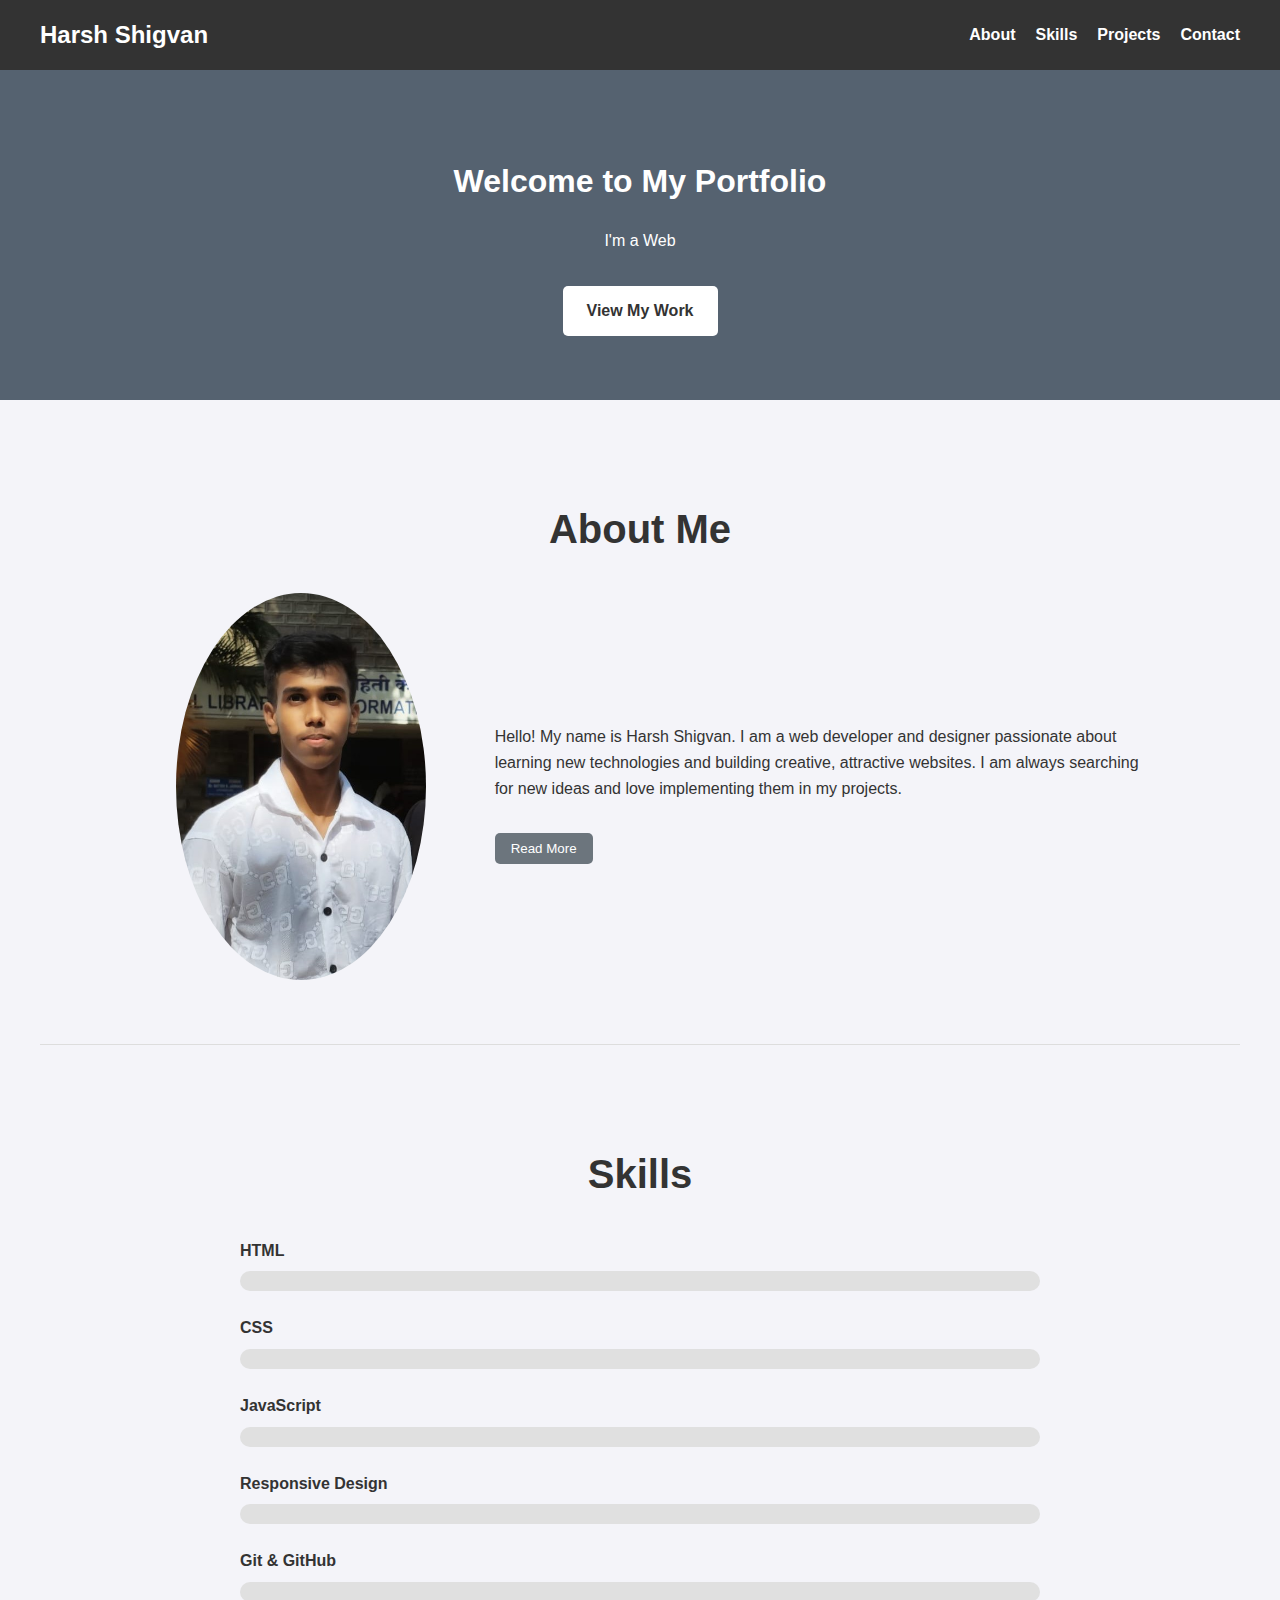
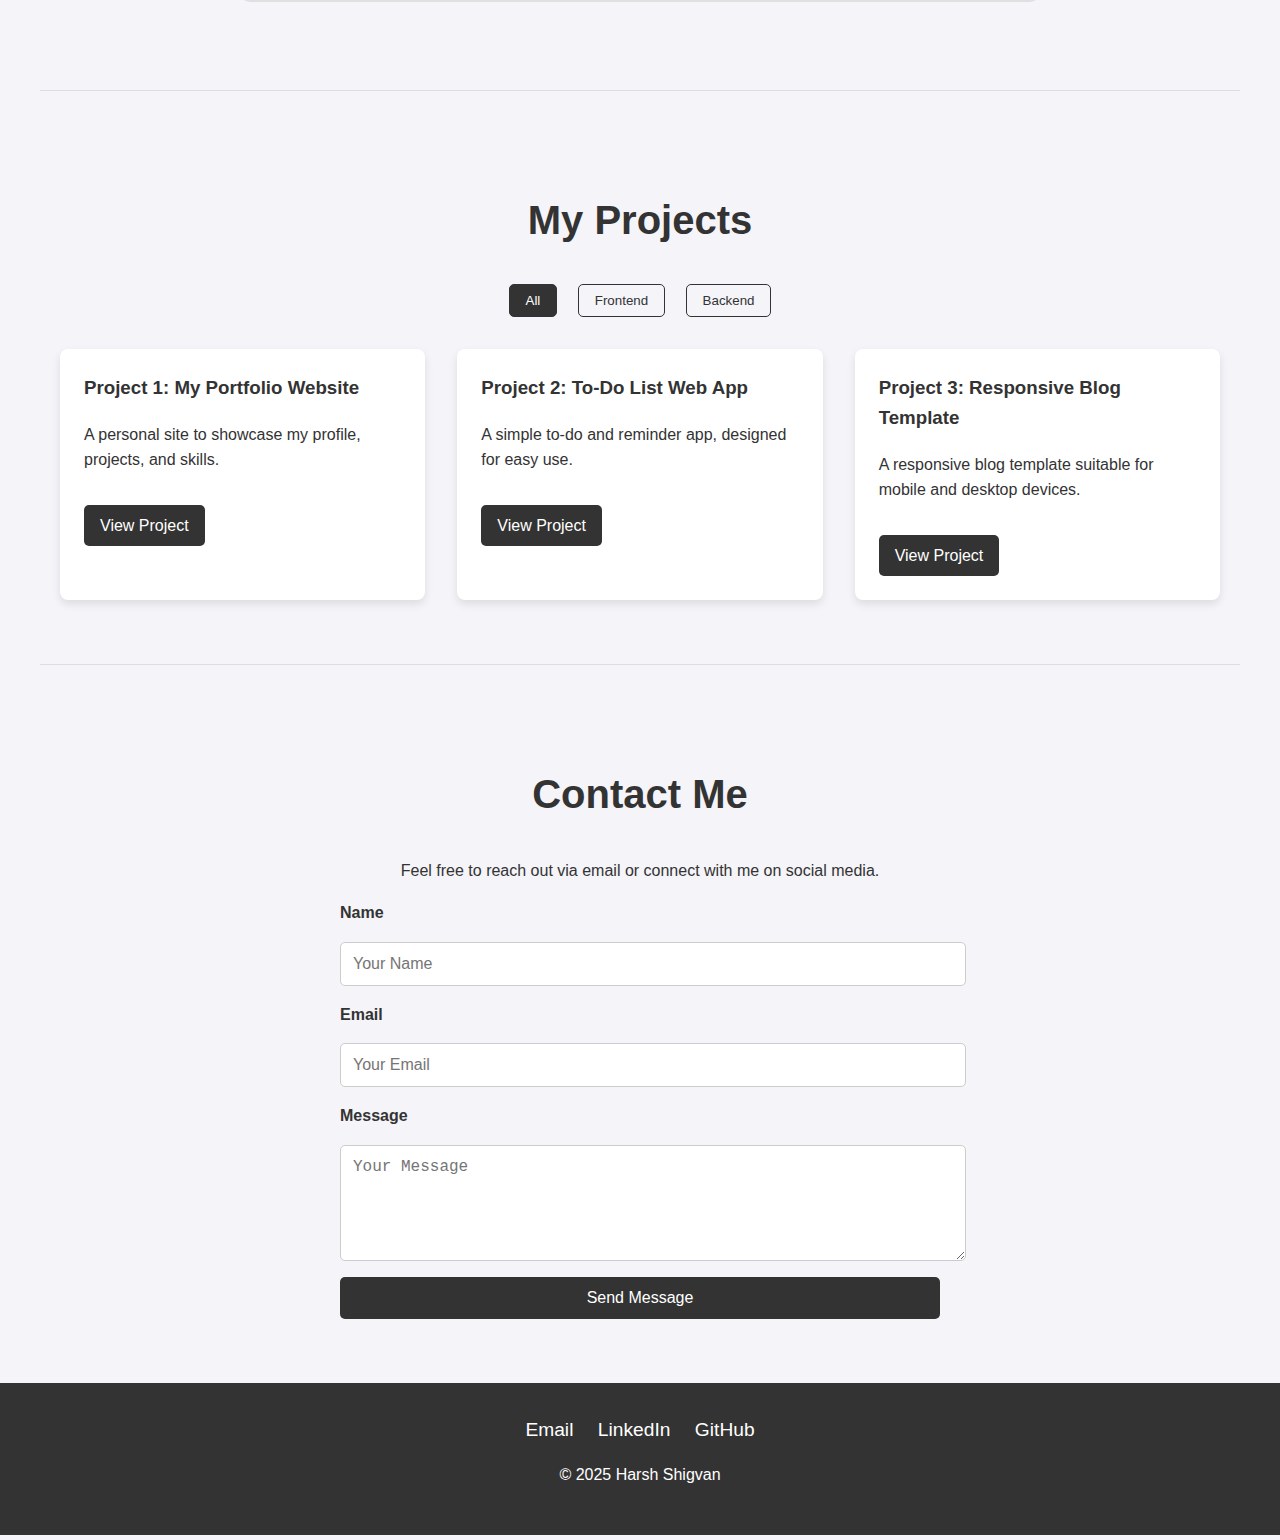
<file: Project 1 Personal Portfolio Website/public/index.html>
<!DOCTYPE html>
<html lang="en">
<head>
    <meta charset="UTF-8">
    <meta name="viewport" content="width=device-width, initial-scale=1.0">
    <title>Harsh Shigvan - Personal Portfolio</title>
    <link rel="stylesheet" href="https://cdnjs.cloudflare.com/ajax/libs/font-awesome/6.0.0-beta3/css/all.min.css">
    <link rel="stylesheet" href="style.css">
</head>
<body>
    <header>
        <nav>
            <div class="nav-brand">Harsh Shigvan</div>
            <div class="hamburger-menu">
                <span></span>
                <span></span>
                <span></span>
            </div>
            <ul class="nav-links">
                <li><a href="#about">About</a></li>
                <li><a href="#skills">Skills</a></li>
                <li><a href="#projects">Projects</a></li>
                <li><a href="#contact">Contact</a></li>
            </ul>
        </nav>
    </header>

    <section class="hero">
        <h1>Welcome to My Portfolio</h1>
        <p>I'm a <span id="typing-text"></span></p>
        <a href="#projects" class="btn-primary">View My Work</a>
    </section>

    <main class="container">
        <section id="about">
            <h2>About Me</h2>
            <div class="about-content">
                <img src="WhatsApp Image 2025-07-24 at 20.42.16_97888a20.jpg" alt="Harsh Shigvan" class="profile-img">
                <div>
                    <p>Hello! My name is Harsh Shigvan. I am a web developer and designer passionate about learning new technologies and building creative, attractive websites. I am always searching for new ideas and love implementing them in my projects.</p>
                    <div class="more-info">
                        <p>Here is some more information about me that is initially hidden.</p>
                    </div>
                    <button class="btn-secondary">Read More</button>
                </div>
            </div>
        </section>

        <section id="skills">
            <h2>Skills</h2>
            <div class="skills-container">
                <div class="skill-bar">
                    <div class="skill-name">HTML</div>
                    <div class="skill-bar-bg">
                        <div class="skill-level" data-level="90"></div>
                    </div>
                </div>
                <div class="skill-bar">
                    <div class="skill-name">CSS</div>
                    <div class="skill-bar-bg">
                        <div class="skill-level" data-level="80"></div>
                    </div>
                </div>
                <div class="skill-bar">
                    <div class="skill-name">JavaScript</div>
                    <div class="skill-bar-bg">
                        <div class="skill-level" data-level="75"></div>
                    </div>
                </div>
                <div class="skill-bar">
                    <div class="skill-name">Responsive Design</div>
                    <div class="skill-bar-bg">
                        <div class="skill-level" data-level="85"></div>
                    </div>
                </div>
                <div class="skill-bar">
                    <div class="skill-name">Git & GitHub</div>
                    <div class="skill-bar-bg">
                        <div class="skill-level" data-level="70"></div>
                    </div>
                </div>
            </div>
        </section>

        <section id="projects">
            <h2>My Projects</h2>
            <div class="project-filters">
                <button class="filter-btn active" data-filter="all">All</button>
                <button class="filter-btn" data-filter="frontend">Frontend</button>
                <button class="filter-btn" data-filter="backend">Backend</button>
            </div>
            <div class="project-grid">
                <div class="project-item" data-category="frontend">
                    <h3>Project 1: My Portfolio Website</h3>
                    <p>A personal site to showcase my profile, projects, and skills.</p>
                    <a href="https://pratik-portfolio.example.com" target="_blank">View Project</a>
                </div>
                <div class="project-item" data-category="frontend">
                    <h3>Project 2: To-Do List Web App</h3>
                    <p>A simple to-do and reminder app, designed for easy use.</p>
                    <a href="https://github.com/pratikjoshi/todoapp" target="_blank">View Project</a>
                </div>
                <div class="project-item" data-category="backend">
                    <h3>Project 3: Responsive Blog Template</h3>
                    <p>A responsive blog template suitable for mobile and desktop devices.</p>
                    <a href="https://codepen.io/pratikjoshi/blog-template" target="_blank">View Project</a>
                </div>
            </div>
        </section>

        <section id="contact">
            <h2>Contact Me</h2>
            <p style="text-align: center;">Feel free to reach out via email or connect with me on social media.</p>
            <form id="contact-form" class="contact-form">
                <label for="name">Name</label>
                <input type="text" id="name" name="name" placeholder="Your Name" required>
                <label for="email">Email</label>
                <input type="email" id="email" name="email" placeholder="Your Email" required>
                <label for="message">Message</label>
                <textarea id="message" name="message" rows="5" placeholder="Your Message" required></textarea>
                <button type="submit">Send Message</button>
            </form>
        </section>
    </main>

    <footer>
        <div class="social-links">
            <a href="mailto:harsh.shigvan.cse@email.com" aria-label="Email Harsh Shigvan">Email</a>
            <a href="https://linkedin.com/in/HarshShigvan" target="_blank" aria-label="Connect with Harsh Shigvan on LinkedIn">LinkedIn</a>
            <a href="https://github.com/HarshShigvan" target="_blank" aria-label="View Harsh Shigvan's GitHub profile">GitHub</a>
        </div>
        <p>&copy; 2025 Harsh Shigvan</p>
    </footer>

    <!-- Project Modal -->
    <div id="project-modal" class="modal">
        <div class="modal-content">
            <span class="close-btn">&times;</span>
            <h3 id="modal-title"></h3>
            <p id="modal-description"></p>
            <a id="modal-link" href="#" target="_blank">View Project</a>
        </div>
    </div>

    <script src="script.js"></script>
</body>
</html>
</file>
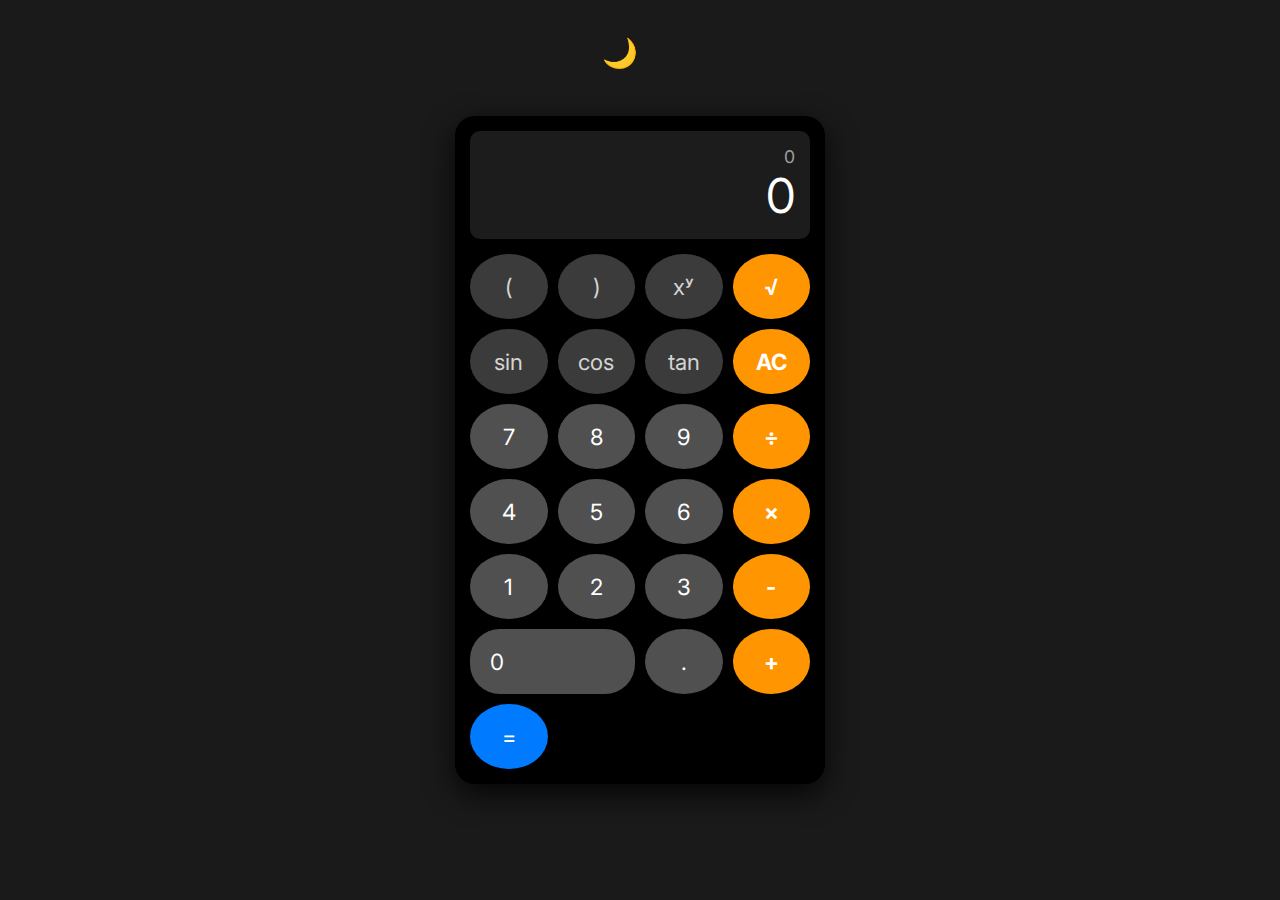
<file: Project 3.1 Interactive Calculator/Calculator/index.html>
<!DOCTYPE html>
<html lang="en">
<head>
    <meta charset="UTF-8">
    <meta name="viewport" content="width=device-width, initial-scale=1.0">
    <title>Scientific Calculator</title>
    <!-- Link to the external CSS file -->
    <link rel="stylesheet" href="style.css">
    <!-- Use Inter font (Tailwind default) -->
    <link href="https://fonts.googleapis.com/css2?family=Inter:wght@400;700&display=swap" rel="stylesheet">
</head>
<body>
    <!-- Theme Toggle Button - positioned absolutely via CSS -->
    <button id="theme-toggle" class="theme-toggle-button">🌙</button> 
    
    <div class="calculator">
        <div class="display-container">
            <!-- Display for the calculation history (full expression) -->
            <div id="history-operand-display"></div>
            <!-- Main display for the current number/result -->
            <div id="current-operand-display">0</div>
        </div>
        
        <div class="buttons">
            <!-- SCIENTIFIC ROW 1 (Parentheses, Power, Root) -->
            <button class="button function" data-action="parenthesis">(</button>
            <button class="button function" data-action="parenthesis">)</button>
            <button class="button function" data-action="power">xʸ</button>
            <button class="button operator" data-operator="√">√</button>

            <!-- SCIENTIFIC ROW 2 (Trigonometry and Clear) -->
            <button class="button function" data-action="function">sin</button>
            <button class="button function" data-action="function">cos</button>
            <button class="button function" data-action="function">tan</button>
            <button class="button operator" data-action="clear">AC</button>
            
            <!-- NUMBER ROW 1 (7, 8, 9, Divide) -->
            <button class="button" data-number>7</button>
            <button class="button" data-number>8</button>
            <button class="button" data-number>9</button>
            <button class="button operator" data-operator="/">÷</button>

            <!-- NUMBER ROW 2 (4, 5, 6, Multiply) -->
            <button class="button" data-number>4</button>
            <button class="button" data-number>5</button>
            <button class="button" data-number>6</button>
            <button class="button operator" data-operator="*">×</button>

            <!-- NUMBER ROW 3 (1, 2, 3, Subtract) -->
            <button class="button" data-number>1</button>
            <button class="button" data-number>2</button>
            <button class="button" data-number>3</button>
            <button class="button operator" data-operator="-">-</button>

            <!-- NUMBER ROW 4 (0, Decimal, Equals, Add) -->
            <button class="button zero" data-number>0</button>
            <button class="button" data-number>.</button>
            <button class="button operator" data-operator="+">+</button>
            <button class="button equals" data-action="calculate">=</button>
            
        </div>
    </div>
    
    <!-- Link to the external JavaScript file -->
    <script src="script.js"></script>
</body>
</html>
</file>
<file: Project 1 Personal Portfolio Website/public/style.css>
:root {
    --primary-color: #333;
    --primary-background: #f4f4f9;
    --text-light: #fff;
    --text-dark: #333;
    --accent-color: #556270;
    --border-color: #ddd;
    --skill-bar-bg: #e0e0e0;
    --secondary-btn-bg: #6c757d;
    --secondary-btn-hover-bg: #5a6268;
    --primary-btn-hover-bg: #ddd;
    --contact-btn-hover-bg: #555;
    --input-border-color: #ccc;
}

/* General Body Styles */
body {
    font-family: -apple-system, BlinkMacSystemFont, 'Segoe UI', Roboto, Helvetica, Arial, sans-serif;
    margin: 0;
    padding: 0;
    background-color: var(--primary-background);
    color: var(--text-dark);
    line-height: 1.6;
}

.sr-only {
    position: absolute;
    width: 1px;
    height: 1px;
    padding: 0;
    margin: -1px;
    overflow: hidden;
    clip: rect(0, 0, 0, 0);
    white-space: nowrap;
    border-width: 0;
}

.container {
    max-width: 1200px;
    margin: auto;
    padding: 0 20px;
}

/* Header and Navbar */
header {
    background: var(--primary-color);
    color: var(--text-light);
    padding: 1rem 0;
}

nav {
    display: flex;
    justify-content: space-between;
    align-items: center;
    max-width: 1200px;
    margin: auto;
    padding: 0 20px;
}

.nav-brand {
    font-size: 1.5rem;
    font-weight: bold;
}

nav ul {
    list-style: none;
    padding: 0;
    margin: 0;
    display: flex;
}

nav ul li {
    margin-left: 20px;
}

nav ul li a {
    color: var(--text-light);
    text-decoration: none;
    font-weight: bold;
}

/* Hero Section */
.hero {
    background: var(--accent-color);
    color: var(--text-light);
    padding: 4rem 1rem;
    text-align: center;
}

.btn-primary {
    display: inline-block;
    padding: 0.75rem 1.5rem;
    background: var(--text-light);
    color: var(--text-dark);
    text-decoration: none;
    border-radius: 5px;
    margin-top: 1rem;
    font-weight: bold;
    transition: background 0.3s ease, color 0.3s ease;
}

.btn-primary:hover {
    background: var(--primary-btn-hover-bg);
    color: #000;
}

/* Sections */
section {
    padding: 4rem 20px;
    border-bottom: 1px solid var(--border-color);
}

section:last-of-type {
    border-bottom: none;
}

h2 {
    text-align: center;
    margin-bottom: 2rem;
    font-size: 2.5rem;
}

/* About Section */
#about .about-content {
    display: grid;
    grid-template-columns: 1fr 2fr;
    align-items: center;
    gap: 2rem;
    max-width: 1000px;
    margin: auto;
}

.profile-img {
    width: 100%;
    max-width: 250px;
    border-radius: 50%;
    justify-self: center;
}

.more-info {
    display: none;
}

.btn-secondary {
    background: var(--secondary-btn-bg);
    color: var(--text-light);
    padding: 0.5rem 1rem;
    border: none;
    border-radius: 5px;
    cursor: pointer;
    margin-top: 1rem;
    transition: background 0.3s ease;
}

.btn-secondary:hover {
    background: var(--secondary-btn-hover-bg);
}

/* Skills Section */
.skills-container {
    max-width: 800px;
    margin: auto;
    padding: 0 20px;
}

.skill-bar {
    margin-bottom: 1.5rem;
}

.skill-name {
    font-weight: bold;
    margin-bottom: 0.5rem;
}

.skill-bar-bg {
    background-color: var(--skill-bar-bg);
    border-radius: 10px;
    height: 20px;
    width: 100%;
}

.skill-level {
    background-color: var(--accent-color);
    border-radius: 10px;
    height: 100%;
    width: 0;
    transition: width 1.5s ease-in-out;
}

/* Projects Section */
.project-filters {
    text-align: center;
    margin-bottom: 2rem;
}

.filter-btn {
    background: none;
    border: 1px solid var(--primary-color);
    color: var(--primary-color);
    padding: 0.5rem 1rem;
    margin: 0 0.5rem;
    cursor: pointer;
    border-radius: 5px;
    transition: background 0.3s ease, color 0.3s ease;
}

.filter-btn.active,
.filter-btn:hover {
    background: var(--primary-color);
    color: var(--text-light);
}

#projects .project-grid {
    display: grid;
    grid-template-columns: repeat(auto-fit, minmax(300px, 1fr));
    gap: 2rem;
}

.project-item {
    background: var(--text-light);
    padding: 1.5rem;
    border-radius: 8px;
    box-shadow: 0 4px 8px rgba(0,0,0,0.1);
    transition: transform 0.3s ease, box-shadow 0.3s ease;
}

.project-item:hover {
    transform: translateY(-5px);
    box-shadow: 0 6px 12px rgba(0,0,0,0.15);
}

.project-item h3 {
    margin-top: 0;
}

.project-item a {
    display: inline-block;
    margin-top: 1rem;
    background: var(--primary-color);
    color: var(--text-light);
    padding: 0.5rem 1rem;
    text-decoration: none;
    border-radius: 5px;
}

/* Contact Section */
#contact .contact-form {
    max-width: 600px;
    margin: auto;
    display: flex;
    flex-direction: column;
    gap: 1rem;
}

#contact label {
    font-weight: bold;
}

#contact input, #contact textarea, #contact button {
    width: 100%;
    padding: 0.75rem;
    border: 1px solid var(--input-border-color);
    border-radius: 5px;
    font-size: 1rem;
}

#contact button {
    background: var(--primary-color);
    color: var(--text-light);
    border: none;
    cursor: pointer;
    transition: background 0.3s ease;
}

#contact button:hover {
    background: var(--contact-btn-hover-bg);
}

/* Footer */
footer {
    text-align: center;
    padding: 2rem 0;
    background: var(--primary-color);
    color: var(--text-light);
}

.social-links a {
    color: var(--text-light);
    margin: 0 10px;
    text-decoration: none;
    font-size: 1.2rem;
    transition: opacity 0.3s ease, transform 0.3s ease;
}

.social-links a:hover {
    opacity: 0.8;
    transform: scale(1.1);
}

@keyframes fadeIn {
    from {
        opacity: 0;
        transform: translateY(20px);
    }
    to {
        opacity: 1;
        transform: translateY(0);
    }
}

.project-item {
    background: var(--text-light);
    padding: 1.5rem;
    border-radius: 8px;
    box-shadow: 0 4px 8px rgba(0,0,0,0.1);
    transition: transform 0.3s ease, box-shadow 0.3s ease;
    animation: fadeIn 0.5s ease-out forwards;
}

/* Hamburger Menu */
.hamburger-menu {
    display: none;
    cursor: pointer;
}

.hamburger-menu span {
    display: block;
    width: 25px;
    height: 3px;
    margin: 5px;
    background-color: var(--text-light);
    transition: all 0.3s ease-in-out;
}

/* Modal Styles */
.modal {
    display: none;
    position: fixed;
    z-index: 1000;
    left: 0;
    top: 0;
    width: 100%;
    height: 100%;
    overflow: auto;
    background-color: rgba(0,0,0,0.4);
}

.modal-content {
    background-color: #fefefe;
    margin: 15% auto;
    padding: 20px;
    border: 1px solid #888;
    width: 80%;
    max-width: 500px;
    border-radius: 8px;
    position: relative;
}

.close-btn {
    color: #aaa;
    float: right;
    font-size: 28px;
    font-weight: bold;
}

.close-btn:hover,
.close-btn:focus {
    color: black;
    text-decoration: none;
    cursor: pointer;
}

/* Responsive Design */
@media (max-width: 768px) {
    .nav-links {
        display: none;
        flex-direction: column;
        width: 100%;
        text-align: center;
    }

    .nav-links.active {
        display: flex;
    }

    .hamburger-menu {
        display: block;
    }
}

@media (max-width: 480px) {
    nav ul {
        flex-direction: column;
        align-items: center;
        gap: 0.5rem;
    }

    nav ul li {
        margin-left: 0;
    }

    h2 {
        font-size: 2rem;
    }
}
</file>
<file: Project 3.1 Interactive Calculator/Calculator/style.css>
/* Base styling for the entire page */
body {
    display: flex;
    justify-content: center;
    align-items: center;
    min-height: 100vh;
    margin: 0;
    font-family: 'Inter', sans-serif;
    transition: background-color 0.3s;
    /* Default theme: Dark Mode */
    background-color: #1a1a1a; 
    color: white;
}

/* Calculator container (the main body) */
.calculator {
    background-color: #000000; /* Darker background for calculator body */
    border-radius: 20px;
    padding: 15px;
    box-shadow: 0 10px 30px rgba(0, 0, 0, 0.8);
    width: 340px; 
}

/* New: Theme Toggle Button Style (Placed relative to the body) */
.theme-toggle-button {
    position: absolute;
    top: 20px;
    right: 20px;
    background: none;
    border: none;
    cursor: pointer;
    font-size: 1.8em;
    padding: 10px;
    color: #ffd700; /* Default icon color (Moon/Star) */
    transition: color 0.3s;
}

/* Media query for better mobile responsiveness */
@media (max-width: 400px) {
    .calculator {
        width: 90vw; 
        padding: 10px;
    }
    /* Tweak: Ensure history font scales down well for long expressions */
    #history-operand-display {
        font-size: 0.9em !important; 
    }
    #current-operand-display {
        font-size: 2.5em !important;
        padding: 15px 10px !important;
    }
    button {
        font-size: 1.1em !important; 
        height: 55px !important;
    }
    .theme-toggle-button {
        top: 10px;
        right: 10px;
        font-size: 1.5em;
    }
}

/* Display container wrapper */
.display-container {
    background-color: #1c1c1c; /* Dark display background */
    border-radius: 10px;
    margin-bottom: 15px;
    padding: 10px 15px;
    text-align: right;
    color: #ffffff;
    overflow: hidden;
}

/* The upper display for history (full expression) */
#history-operand-display {
    font-size: 1.1em;
    color: #a0a0a0; 
    min-height: 20px;
    padding-top: 5px;
    word-wrap: break-word;
}

/* The main display for the current number/result */
#current-operand-display {
    font-size: 3em;
    line-height: 1.2;
    word-wrap: break-word; 
    padding-bottom: 5px;
}

/* Buttons grid layout */
.buttons {
    display: grid;
    grid-template-columns: repeat(4, 1fr);
    gap: 10px;
}

/* Base button style */
button {
    background-color: #505050; /* Number button color */
    color: white;
    border: none;
    padding: 10px;
    font-size: 1.4em;
    border-radius: 50%; 
    cursor: pointer;
    transition: background-color 0.1s, transform 0.05s, color 0.3s;
    height: 65px; 
    width: 100%; 
    box-sizing: border-box;
    font-family: 'Inter', sans-serif;
}

button:active {
    transform: scale(0.95);
    filter: brightness(120%);
}

/* Function/Scientific buttons */
.function {
    background-color: #3b3b3b; 
    color: #d4d4d2; 
}

/* Operator buttons (+, -, ×, ÷, =) */
.operator {
    background-color: #ff9500; 
    color: white;
    font-weight: bold;
}

.equals {
    background-color: #007aff; 
    color: white;
}

/* Special style for the '0' button (spans two columns) */
.zero {
    grid-column: span 2;
    border-radius: 30px; 
    text-align: left;
    padding-left: 20px;
    width: auto; 
}


/* --- LIGHT MODE OVERRIDES (The new theme) --- */

body.light-mode {
    background-color: #e0e0e0; /* Light body background */
    color: #1c1c1c;
}

body.light-mode .theme-toggle-button {
    color: #4b4b4b; /* Dark icon color (Sun icon) */
}

body.light-mode .calculator {
    background-color: #ffffff; /* White calculator body */
    box-shadow: 0 5px 15px rgba(0, 0, 0, 0.2);
}

body.light-mode .display-container {
    background-color: #f0f0f0; 
}

body.light-mode #history-operand-display {
    color: #555555; 
}

body.light-mode #current-operand-display {
    color: #1c1c1c; 
}

/* Number buttons */
body.light-mode .buttons button:not(.function):not(.operator):not(.equals) {
    background-color: #f0f0f0; 
    color: #1c1c1c;
}
/* Function/Scientific buttons */
body.light-mode .function {
    background-color: #c0c0c0; 
    color: #1c1c1c; 
}
/* Operator buttons */
body.light-mode .operator {
    background-color: #ffb74d; 
    color: #1c1c1c; /* Changed operator text color to dark for light mode */
}
body.light-mode .equals {
    background-color: #4da6ff; 
    color: white;
}
</file>
